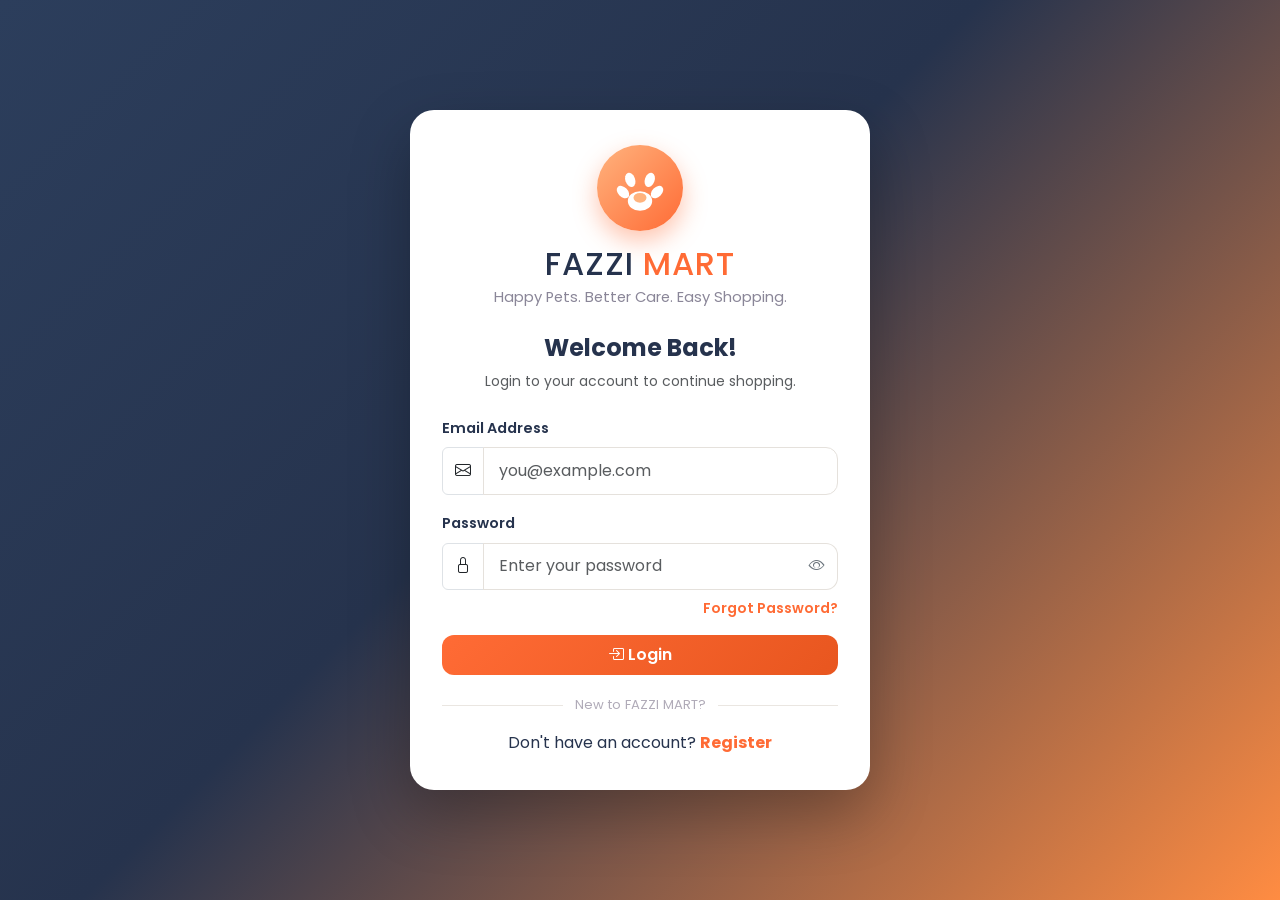
<file: frontend/index.html>
<!DOCTYPE html>
<html lang="en">
<head>
    <meta charset="UTF-8">
    <meta name="viewport" content="width=device-width, initial-scale=1.0">
    <title>Login | FAZZI MART</title>
    <link href="https://cdn.jsdelivr.net/npm/bootstrap@5.3.3/dist/css/bootstrap.min.css" rel="stylesheet">
    <link rel="stylesheet" href="https://cdn.jsdelivr.net/npm/bootstrap-icons@1.11.3/font/bootstrap-icons.min.css">
    <link href="https://fonts.googleapis.com/css2?family=Poppins:wght@400;500;600;700;800&display=swap" rel="stylesheet">
    <link rel="stylesheet" href="css/style.css">
</head>
<body class="auth-body">
    <div class="auth-card">
        <div class="text-center">
            <div class="auth-logo">
                <svg width="52" height="52" viewBox="0 0 64 64" aria-hidden="true">
                    <ellipse cx="20" cy="22" rx="6" ry="9" transform="rotate(-20 20 22)" fill="#fff"/>
                    <ellipse cx="44" cy="22" rx="6" ry="9" transform="rotate(20 44 22)" fill="#fff"/>
                    <ellipse cx="11" cy="37" rx="6" ry="9" transform="rotate(-45 11 37)" fill="#fff"/>
                    <ellipse cx="53" cy="37" rx="6" ry="9" transform="rotate(45 53 37)" fill="#fff"/>
                    <ellipse cx="32" cy="48" rx="15" ry="12" fill="#fff"/>
                    <ellipse cx="32" cy="44" rx="8" ry="6" fill="#ffb37e"/>
                </svg>
            </div>
            <div class="auth-brand">
                <h1>FAZZI <span>MART</span></h1>
                <p class="auth-tagline">Happy Pets. Better Care. Easy Shopping.</p>
            </div>
        </div>

        <h2 class="text-center fw-bold fs-4">Welcome Back!</h2>
        <p class="text-center text-muted small mb-4">Login to your account to continue shopping.</p>

        <div class="error-box" id="loginError"></div>

        <form id="loginForm" novalidate>
            <div class="mb-3">
                <label for="email" class="form-label">Email Address</label>
                <div class="input-group">
                    <span class="input-group-text bg-white"><i class="bi bi-envelope"></i></span>
                    <input type="email" class="form-control" id="email" placeholder="you@example.com" autocomplete="email">
                </div>
                <div class="invalid-feedback" id="emailError"></div>
            </div>

            <div class="mb-2">
                <label for="password" class="form-label">Password</label>
                <div class="input-group">
                    <span class="input-group-text bg-white"><i class="bi bi-lock"></i></span>
                    <input type="password" class="form-control" id="password" placeholder="Enter your password" autocomplete="current-password">
                    <button class="btn btn-ghost" type="button" id="togglePassword" tabindex="-1" aria-label="Show or hide password">
                        <i class="bi bi-eye"></i>
                    </button>
                </div>
                <div class="invalid-feedback" id="passwordError"></div>
            </div>

            <div class="d-flex justify-content-end mb-3">
                <a href="#" class="small text-fm fw-semibold" id="forgotPasswordLink">Forgot Password?</a>
            </div>

            <button type="submit" class="btn btn-fm w-100 py-2 mb-3" id="loginBtn">
                <i class="bi bi-box-arrow-in-right"></i> Login
            </button>
        </form>

        <div class="auth-divider mt-1 mb-3">New to FAZZI MART?</div>

        <p class="text-center mb-0">
            Don't have an account?
            <a href="register.html" class="text-fm fw-bold">Register</a>
        </p>
    </div>

    <!-- Forgot Password Modal -->
    <div class="modal fade" id="forgotModal" tabindex="-1" aria-hidden="true">
        <div class="modal-dialog modal-dialog-centered">
            <div class="modal-content" style="border-radius:18px;">
                <div class="modal-body text-center p-4">
                    <div class="empty-icon mb-2">🔑</div>
                    <h5 class="fw-bold">Password Reset</h5>
                    <p class="text-muted small mb-3">
                        For this capstone demo, password reset is not yet implemented.
                        Please contact the administrator at <strong>support@fazzimart.com</strong> to reset your password.
                    </p>
                    <button type="button" class="btn btn-fm px-4" data-bs-dismiss="modal">Got it</button>
                </div>
            </div>
        </div>
    </div>

    <script src="https://cdn.jsdelivr.net/npm/bootstrap@5.3.3/dist/js/bootstrap.bundle.min.js"></script>
    <script src="js/common.js"></script>
    <script src="js/login.js"></script>
</body>
</html>
</file>
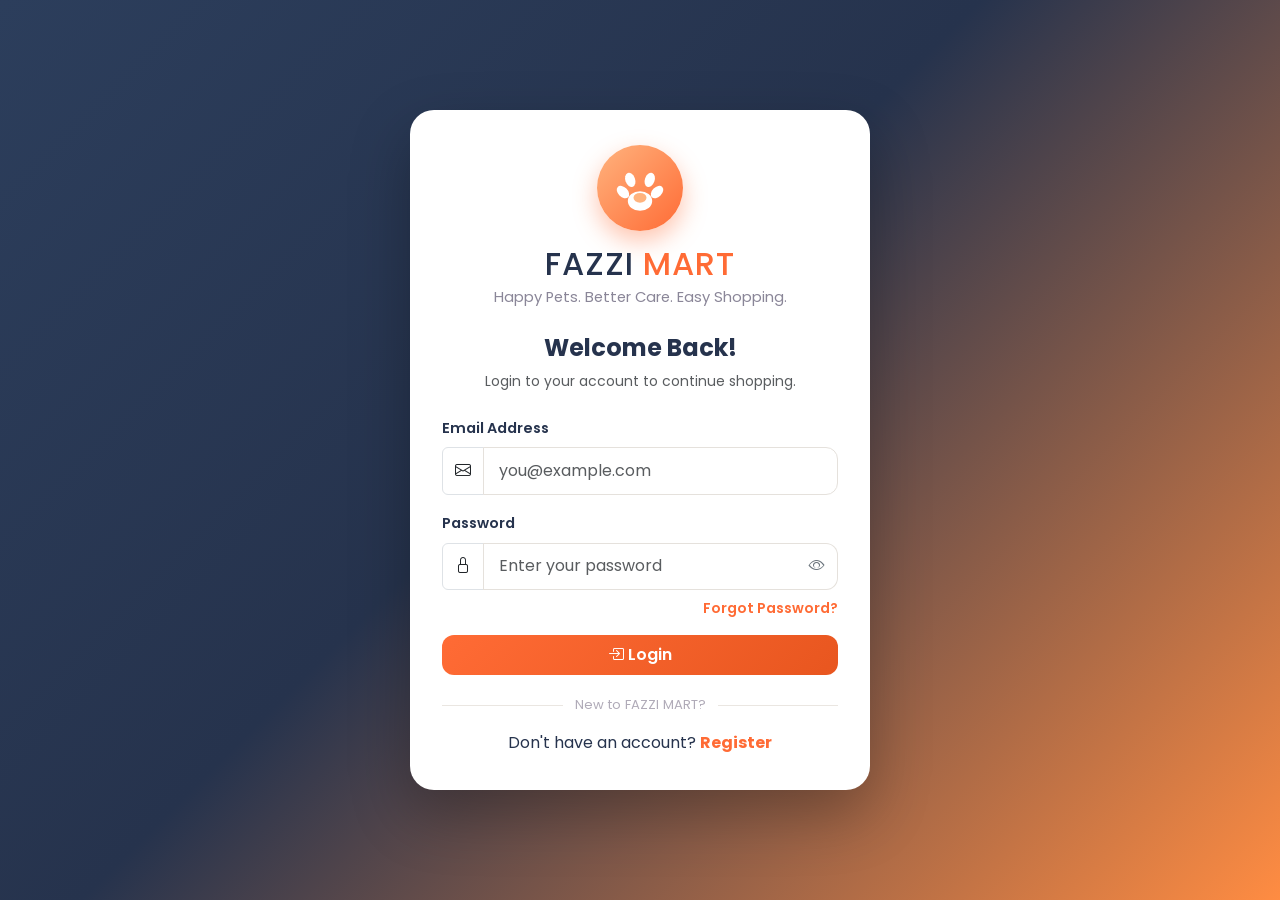
<file: frontend/account.html>
<!DOCTYPE html>
<html lang="en">
<head>
    <meta charset="UTF-8">
    <meta name="viewport" content="width=device-width, initial-scale=1.0">
    <title>My Account | FAZZI MART</title>
    <link href="https://cdn.jsdelivr.net/npm/bootstrap@5.3.3/dist/css/bootstrap.min.css" rel="stylesheet">
    <link rel="stylesheet" href="https://cdn.jsdelivr.net/npm/bootstrap-icons@1.11.3/font/bootstrap-icons.min.css">
    <link href="https://fonts.googleapis.com/css2?family=Poppins:wght@400;500;600;700;800&display=swap" rel="stylesheet">
    <link rel="stylesheet" href="css/style.css">
</head>
<body>
    <div id="navbar"></div>

    <main>
        <div class="container py-4">
            <h1 class="section-title mb-4">My Account <i class="bi bi-person-circle text-fm"></i></h1>

            <div class="row g-4">
                <div class="col-lg-4">
                    <div id="profileCard">
                        <div class="spinner-wrap">Loading profile...</div>
                    </div>
                </div>
                <div class="col-lg-8">
                    <div class="d-flex flex-wrap align-items-center justify-content-between mb-3">
                        <h4 class="fw-bold mb-0">Order History</h4>
                        <a href="products.html" class="btn btn-outline-fm btn-sm">
                            <i class="bi bi-plus-circle"></i> New Order</a>
                    </div>
                    <div id="orderHistory">
                        <div class="spinner-wrap">Loading orders...</div>
                    </div>
                </div>
            </div>
        </div>
    </main>

    <div id="pageFooter"></div>

    <script src="https://cdn.jsdelivr.net/npm/bootstrap@5.3.3/dist/js/bootstrap.bundle.min.js"></script>
    <script src="js/common.js"></script>
    <script src="js/account.js"></script>
</body>
</html>
</file>
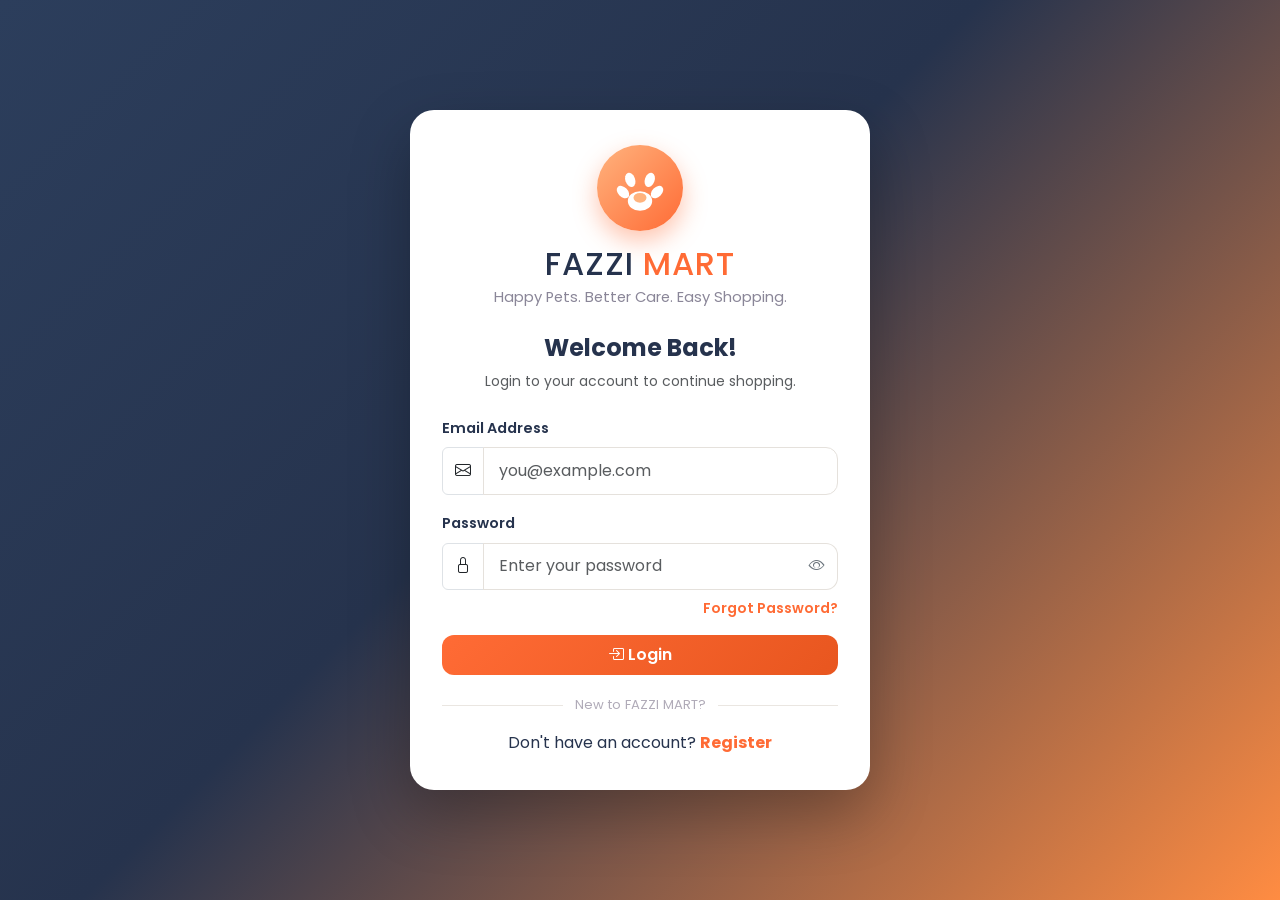
<file: frontend/cart.html>
<!DOCTYPE html>
<html lang="en">
<head>
    <meta charset="UTF-8">
    <meta name="viewport" content="width=device-width, initial-scale=1.0">
    <title>Shopping Cart | FAZZI MART</title>
    <link href="https://cdn.jsdelivr.net/npm/bootstrap@5.3.3/dist/css/bootstrap.min.css" rel="stylesheet">
    <link rel="stylesheet" href="https://cdn.jsdelivr.net/npm/bootstrap-icons@1.11.3/font/bootstrap-icons.min.css">
    <link href="https://fonts.googleapis.com/css2?family=Poppins:wght@400;500;600;700;800&display=swap" rel="stylesheet">
    <link rel="stylesheet" href="css/style.css">
</head>
<body>
    <div id="navbar"></div>

    <main>
        <div class="container py-4">
            <h1 class="section-title mb-4">Shopping Cart <i class="bi bi-cart3 text-fm"></i></h1>
            <div class="row g-4">
                <div class="col-lg-8">
                    <div id="cartItems">
                        <div class="spinner-wrap">Loading your cart...</div>
                    </div>
                </div>
                <div class="col-lg-4">
                    <div class="summary-card p-4" id="cartSummary"></div>
                </div>
            </div>
        </div>
    </main>

    <div id="pageFooter"></div>

    <script src="https://cdn.jsdelivr.net/npm/bootstrap@5.3.3/dist/js/bootstrap.bundle.min.js"></script>
    <script src="js/common.js"></script>
    <script src="js/cart.js"></script>
</body>
</html>
</file>
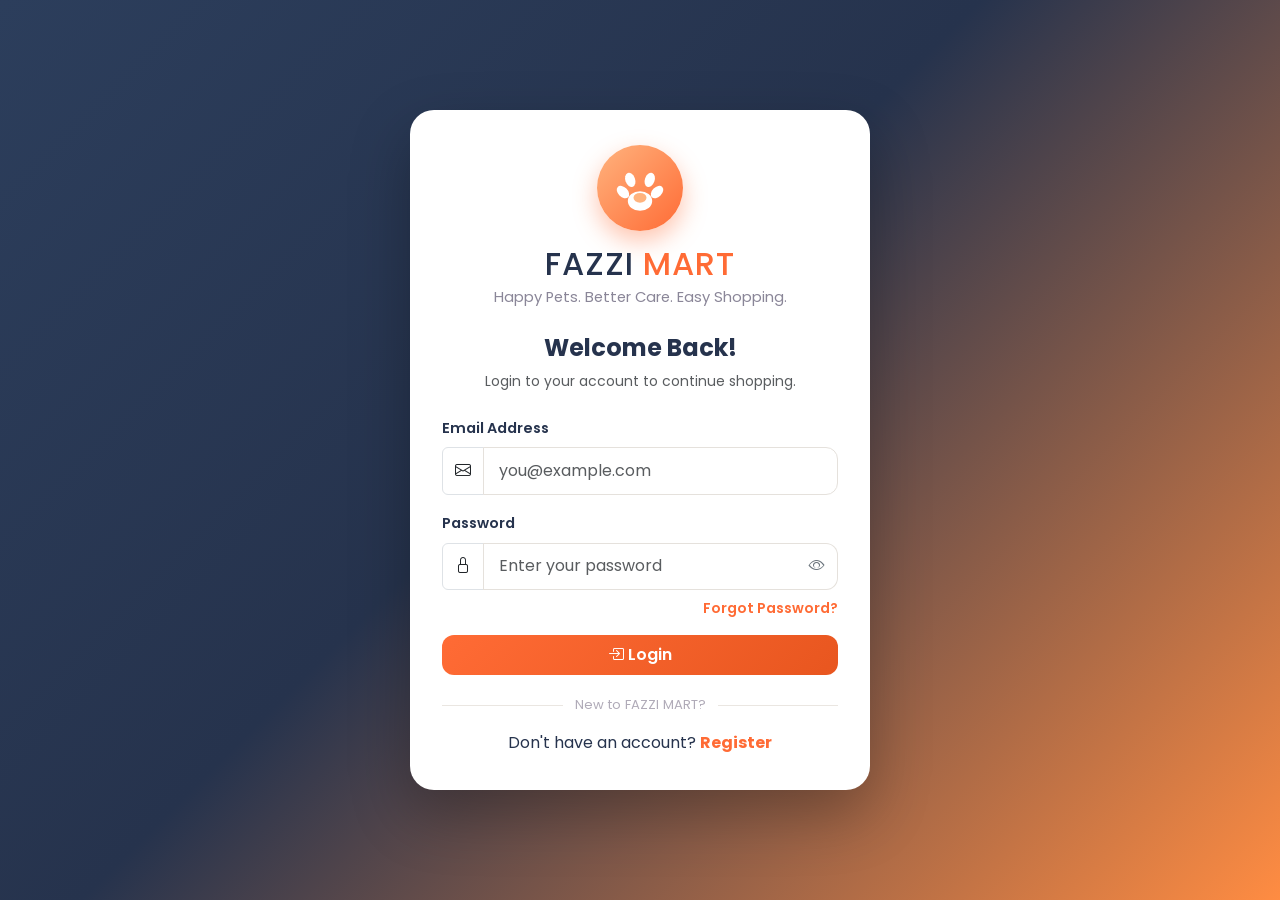
<file: frontend/checkout.html>
<!DOCTYPE html>
<html lang="en">
<head>
    <meta charset="UTF-8">
    <meta name="viewport" content="width=device-width, initial-scale=1.0">
    <title>Checkout | FAZZI MART</title>
    <link href="https://cdn.jsdelivr.net/npm/bootstrap@5.3.3/dist/css/bootstrap.min.css" rel="stylesheet">
    <link rel="stylesheet" href="https://cdn.jsdelivr.net/npm/bootstrap-icons@1.11.3/font/bootstrap-icons.min.css">
    <link href="https://fonts.googleapis.com/css2?family=Poppins:wght@400;500;600;700;800&display=swap" rel="stylesheet">
    <link rel="stylesheet" href="css/style.css">
</head>
<body>
    <div id="navbar"></div>

    <main>
        <div class="container py-4">
            <h1 class="section-title mb-4">Checkout <i class="bi bi-cart-check text-fm"></i></h1>

            <div class="row g-4">
                <!-- Customer & delivery details -->
                <div class="col-lg-7">
                    <form id="checkoutForm" novalidate>
                        <div class="form-section mb-4">
                            <h5 class="fw-bold mb-3"><i class="bi bi-person me-2 text-fm"></i>Customer Details</h5>
                            <div class="row g-3">
                                <div class="col-md-6">
                                    <label for="customerName" class="form-label">Full Name</label>
                                    <input type="text" class="form-control" id="customerName" placeholder="Juan Dela Cruz">
                                    <div class="invalid-feedback" id="customerNameError"></div>
                                </div>
                                <div class="col-md-6">
                                    <label for="phone" class="form-label">Phone Number</label>
                                    <input type="tel" class="form-control" id="phone" placeholder="0917 123 4567">
                                    <div class="invalid-feedback" id="phoneError"></div>
                                </div>
                            </div>
                        </div>

                        <div class="form-section mb-4">
                            <h5 class="fw-bold mb-3"><i class="bi bi-geo-alt me-2 text-fm"></i>Delivery Address</h5>
                            <div class="row g-3">
                                <div class="col-12">
                                    <label for="address" class="form-label">Street Address</label>
                                    <input type="text" class="form-control" id="address" placeholder="123 Pet Street, Barangay">
                                    <div class="invalid-feedback" id="addressError"></div>
                                </div>
                                <div class="col-md-6">
                                    <label for="city" class="form-label">City</label>
                                    <input type="text" class="form-control" id="city" placeholder="Manila">
                                    <div class="invalid-feedback" id="cityError"></div>
                                </div>
                                <div class="col-md-6">
                                    <label for="postalCode" class="form-label">Postal Code</label>
                                    <input type="text" class="form-control" id="postalCode" placeholder="1000">
                                    <div class="invalid-feedback" id="postalCodeError"></div>
                                </div>
                            </div>
                        </div>
                    </form>
                </div>

                <!-- Order summary -->
                <div class="col-lg-5">
                    <div class="summary-card p-4">
                        <h5 class="fw-bold mb-3">Your Order</h5>
                        <div id="orderSummaryItems">
                            <div class="spinner-wrap">Loading cart...</div>
                        </div>
                        <hr>
                        <div class="summary-row"><span>Subtotal</span><span id="summarySubtotal">PHP 0.00</span></div>
                        <div class="summary-row"><span>Shipping</span><span class="text-success">FREE</span></div>
                        <div class="summary-row total"><span>Total</span><span id="summaryTotal">PHP 0.00</span></div>
                        <button class="btn btn-fm w-100 py-2 mt-3" id="placeOrderBtn">
                            <i class="bi bi-check-circle"></i> Place Order
                        </button>
                        <a href="cart.html" class="btn btn-outline-fm w-100 mt-2">
                            <i class="bi bi-arrow-left"></i> Back to Cart
                        </a>
                    </div>
                </div>
            </div>
        </div>
    </main>

    <!-- Order success modal -->
    <div class="modal fade" id="orderSuccessModal" data-bs-backdrop="static" tabindex="-1" aria-hidden="true">
        <div class="modal-dialog modal-dialog-centered">
            <div class="modal-content text-center p-4" style="border-radius:20px;">
                <div class="empty-icon mb-2">🎉</div>
                <h4 class="fw-bold text-success">Order Placed Successfully!</h4>
                <p class="text-muted">Thank you for shopping with FAZZI MART.</p>
                <div class="bg-light rounded-3 p-3 mb-3">
                    <div class="small text-muted">Your Order ID</div>
                    <div class="fs-3 fw-bold text-fm" id="orderIdDisplay">#0000</div>
                </div>
                <p class="small text-muted mb-4" id="orderTotalDisplay"></p>
                <div class="d-flex gap-2 justify-content-center">
                    <a href="products.html" class="btn btn-outline-fm px-3">Continue Shopping</a>
                    <a href="account.html" class="btn btn-fm px-3">My Orders</a>
                </div>
            </div>
        </div>
    </div>

    <div id="pageFooter"></div>

    <script src="https://cdn.jsdelivr.net/npm/bootstrap@5.3.3/dist/js/bootstrap.bundle.min.js"></script>
    <script src="js/common.js"></script>
    <script src="js/checkout.js"></script>
</body>
</html>
</file>
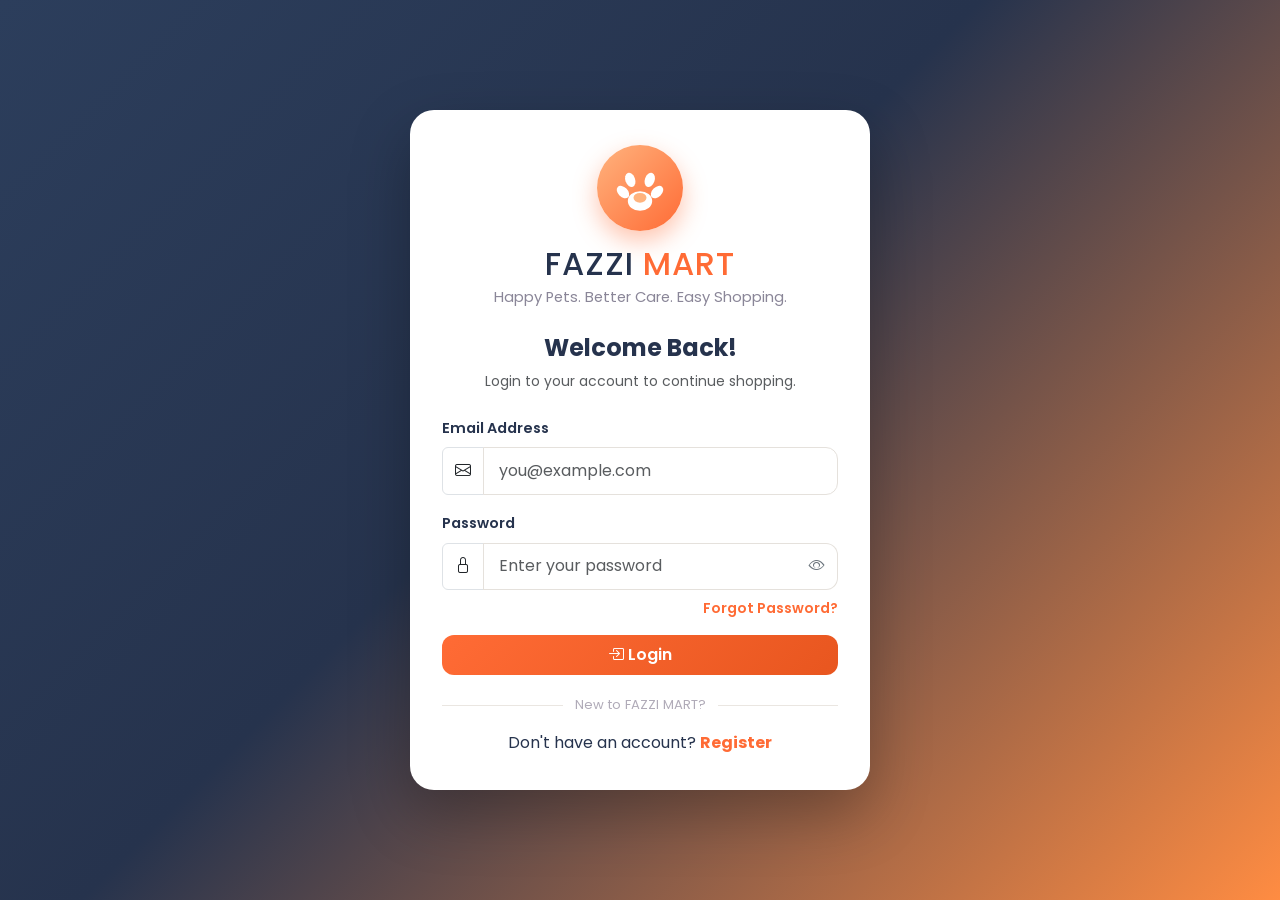
<file: frontend/home.html>
<!DOCTYPE html>
<html lang="en">
<head>
    <meta charset="UTF-8">
    <meta name="viewport" content="width=device-width, initial-scale=1.0">
    <title>Home | FAZZI MART</title>
    <link href="https://cdn.jsdelivr.net/npm/bootstrap@5.3.3/dist/css/bootstrap.min.css" rel="stylesheet">
    <link rel="stylesheet" href="https://cdn.jsdelivr.net/npm/bootstrap-icons@1.11.3/font/bootstrap-icons.min.css">
    <link href="https://fonts.googleapis.com/css2?family=Poppins:wght@400;500;600;700;800&display=swap" rel="stylesheet">
    <link rel="stylesheet" href="css/style.css">
</head>
<body>
    <div id="navbar"></div>

    <main>
        <!-- Hero -->
        <section class="hero-section">
            <div class="container">
                <div class="row align-items-center g-4">
                    <div class="col-lg-6">
                        <h1 class="hero-title">Happy Pets.<br><span>Better Care.</span> Easy Shopping.</h1>
                        <p class="hero-sub mt-3">
                            Everything your furry friends need — food, grooming products, accessories and toys —
                            delivered right to your door with love. 🐾
                        </p>
                        <a href="products.html" class="btn btn-light btn-lg fw-bold px-4 mt-3">
                            <i class="bi bi-bag-heart"></i> Shop Now
                        </a>
                    </div>
                    <div class="col-lg-6 text-center">
                        <img src="images/hero-pet.svg" alt="Happy pet family" class="hero-img">
                    </div>
                </div>
            </div>
        </section>

        <!-- Feature strip -->
        <section class="feature-strip py-4">
            <div class="container">
                <div class="row g-3 text-center text-md-start">
                    <div class="col-md-4">
                        <div class="d-flex feature-item align-items-center justify-content-center justify-content-md-start">
                            <div class="feature-icon"><i class="bi bi-truck"></i></div>
                            <div>
                                <div class="fw-bold">Fast Delivery</div>
                                <small class="text-muted">Free shipping over PHP 500</small>
                            </div>
                        </div>
                    </div>
                    <div class="col-md-4">
                        <div class="d-flex feature-item align-items-center justify-content-center justify-content-md-start">
                            <div class="feature-icon"><i class="bi bi-shield-check"></i></div>
                            <div>
                                <div class="fw-bold">Quality Guaranteed</div>
                                <small class="text-muted">Trusted, vet-approved products</small>
                            </div>
                        </div>
                    </div>
                    <div class="col-md-4">
                        <div class="d-flex feature-item align-items-center justify-content-center justify-content-md-start">
                            <div class="feature-icon"><i class="bi bi-credit-card"></i></div>
                            <div>
                                <div class="fw-bold">Easy Payment</div>
                                <small class="text-muted">Secure checkout in 3 steps</small>
                            </div>
                        </div>
                    </div>
                </div>
            </div>
        </section>

        <!-- Shop by Category -->
        <section class="py-5" id="categories">
            <div class="container">
                <div class="text-center mb-4">
                    <h2 class="section-title">Shop by Category</h2>
                    <p class="section-subtitle">Find exactly what your pet needs</p>
                </div>
                <div class="row g-4">
                    <div class="col-6 col-md-3">
                        <a href="products.html?category=Pet%20Food" class="text-decoration-none">
                            <div class="card category-card">
                                <div class="cat-img cat-food">🍖</div>
                                <div class="card-body text-center">
                                    <h5 class="fw-bold mb-1">Pet Food</h5>
                                    <small class="text-muted">Dog, cat &amp; puppy food</small>
                                </div>
                            </div>
                        </a>
                    </div>
                    <div class="col-6 col-md-3">
                        <a href="products.html?category=Pet%20Products" class="text-decoration-none">
                            <div class="card category-card">
                                <div class="cat-img cat-products">🧴</div>
                                <div class="card-body text-center">
                                    <h5 class="fw-bold mb-1">Pet Products</h5>
                                    <small class="text-muted">Grooming &amp; care essentials</small>
                                </div>
                            </div>
                        </a>
                    </div>
                    <div class="col-6 col-md-3">
                        <a href="products.html?category=Pet%20Accessories" class="text-decoration-none">
                            <div class="card category-card">
                                <div class="cat-img cat-accessories">🛍️</div>
                                <div class="card-body text-center">
                                    <h5 class="fw-bold mb-1">Pet Accessories</h5>
                                    <small class="text-muted">Collars, bowls, beds &amp; more</small>
                                </div>
                            </div>
                        </a>
                    </div>
                    <div class="col-6 col-md-3">
                        <a href="products.html?category=Pet%20Toys" class="text-decoration-none">
                            <div class="card category-card">
                                <div class="cat-img cat-toys">🎾</div>
                                <div class="card-body text-center">
                                    <h5 class="fw-bold mb-1">Pet Toys</h5>
                                    <small class="text-muted">Fun and playful toys</small>
                                </div>
                            </div>
                        </a>
                    </div>
                </div>
            </div>
        </section>

        <!-- Featured Products -->
        <section class="py-5 bg-white">
            <div class="container">
                <div class="d-flex flex-wrap align-items-end justify-content-between mb-4">
                    <div>
                        <h2 class="section-title mb-1">Featured Products</h2>
                        <p class="text-muted mb-0">Top-rated picks loved by pets everywhere</p>
                    </div>
                    <a href="products.html" class="btn btn-outline-fm">View All <i class="bi bi-arrow-right"></i></a>
                </div>
                <div class="row g-3" id="featuredProducts">
                    <div class="spinner-wrap">Loading featured products...</div>
                </div>
            </div>
        </section>

        <!-- Promo banner -->
        <section class="py-5">
            <div class="container">
                <div class="p-4 p-md-5 rounded-4 text-white position-relative overflow-hidden"
                     style="background: linear-gradient(135deg, var(--fm-navy), var(--fm-teal));">
                    <div class="row align-items-center g-3">
                        <div class="col-md-8">
                            <h3 class="fw-bold">Join FAZZI MART Rewards 🎁</h3>
                            <p class="mb-0">Create an account today and enjoy member-exclusive deals, faster checkout and order tracking.</p>
                        </div>
                        <div class="col-md-4 text-center text-md-end">
                            <a href="register.html" class="btn btn-fm btn-lg px-4">Sign Up Free</a>
                        </div>
                    </div>
                </div>
            </div>
        </section>
    </main>

    <div id="pageFooter"></div>

    <script src="https://cdn.jsdelivr.net/npm/bootstrap@5.3.3/dist/js/bootstrap.bundle.min.js"></script>
    <script src="js/common.js"></script>
    <script src="js/home.js"></script>
</body>
</html>
</file>
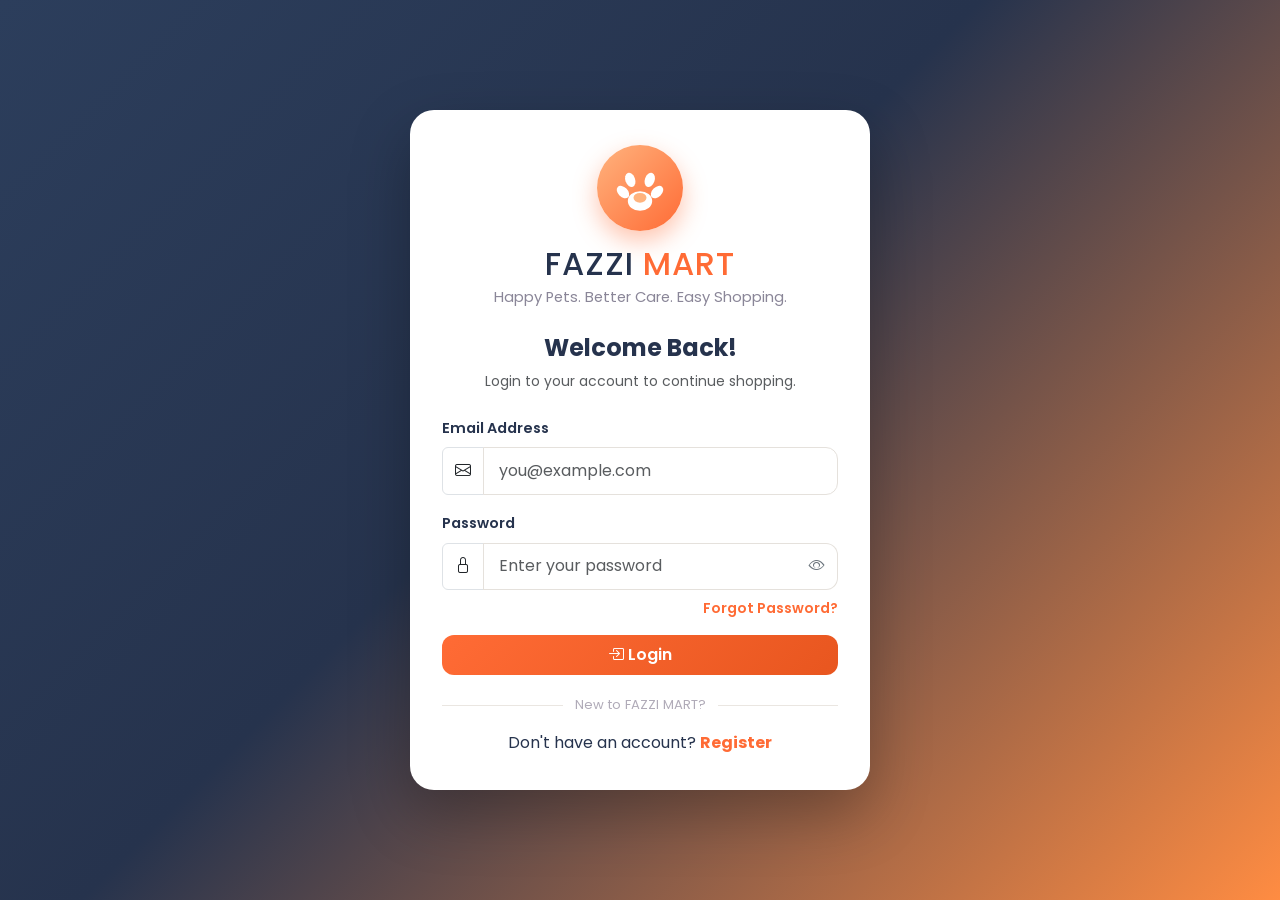
<file: frontend/product-details.html>
<!DOCTYPE html>
<html lang="en">
<head>
    <meta charset="UTF-8">
    <meta name="viewport" content="width=device-width, initial-scale=1.0">
    <title>Product Details | FAZZI MART</title>
    <link href="https://cdn.jsdelivr.net/npm/bootstrap@5.3.3/dist/css/bootstrap.min.css" rel="stylesheet">
    <link rel="stylesheet" href="https://cdn.jsdelivr.net/npm/bootstrap-icons@1.11.3/font/bootstrap-icons.min.css">
    <link href="https://fonts.googleapis.com/css2?family=Poppins:wght@400;500;600;700;800&display=swap" rel="stylesheet">
    <link rel="stylesheet" href="css/style.css">
</head>
<body>
    <div id="navbar"></div>

    <main>
        <div class="container py-4">
            <nav aria-label="breadcrumb">
                <ol class="breadcrumb" id="breadcrumbs">
                    <li class="breadcrumb-item"><a href="home.html" class="text-fm">Home</a></li>
                    <li class="breadcrumb-item"><a href="products.html" class="text-fm">Products</a></li>
                    <li class="breadcrumb-item active" id="crumbProduct">Details</li>
                </ol>
            </nav>

            <div id="productDetail">
                <div class="spinner-wrap">Loading product...</div>
            </div>
        </div>

        <!-- Related products -->
        <section class="pb-5">
            <div class="container">
                <h3 class="section-title mb-4">You May Also Like</h3>
                <div class="row g-3" id="relatedProducts"></div>
            </div>
        </section>
    </main>

    <div id="pageFooter"></div>

    <script src="https://cdn.jsdelivr.net/npm/bootstrap@5.3.3/dist/js/bootstrap.bundle.min.js"></script>
    <script src="js/common.js"></script>
    <script src="js/product-details.js"></script>
</body>
</html>
</file>
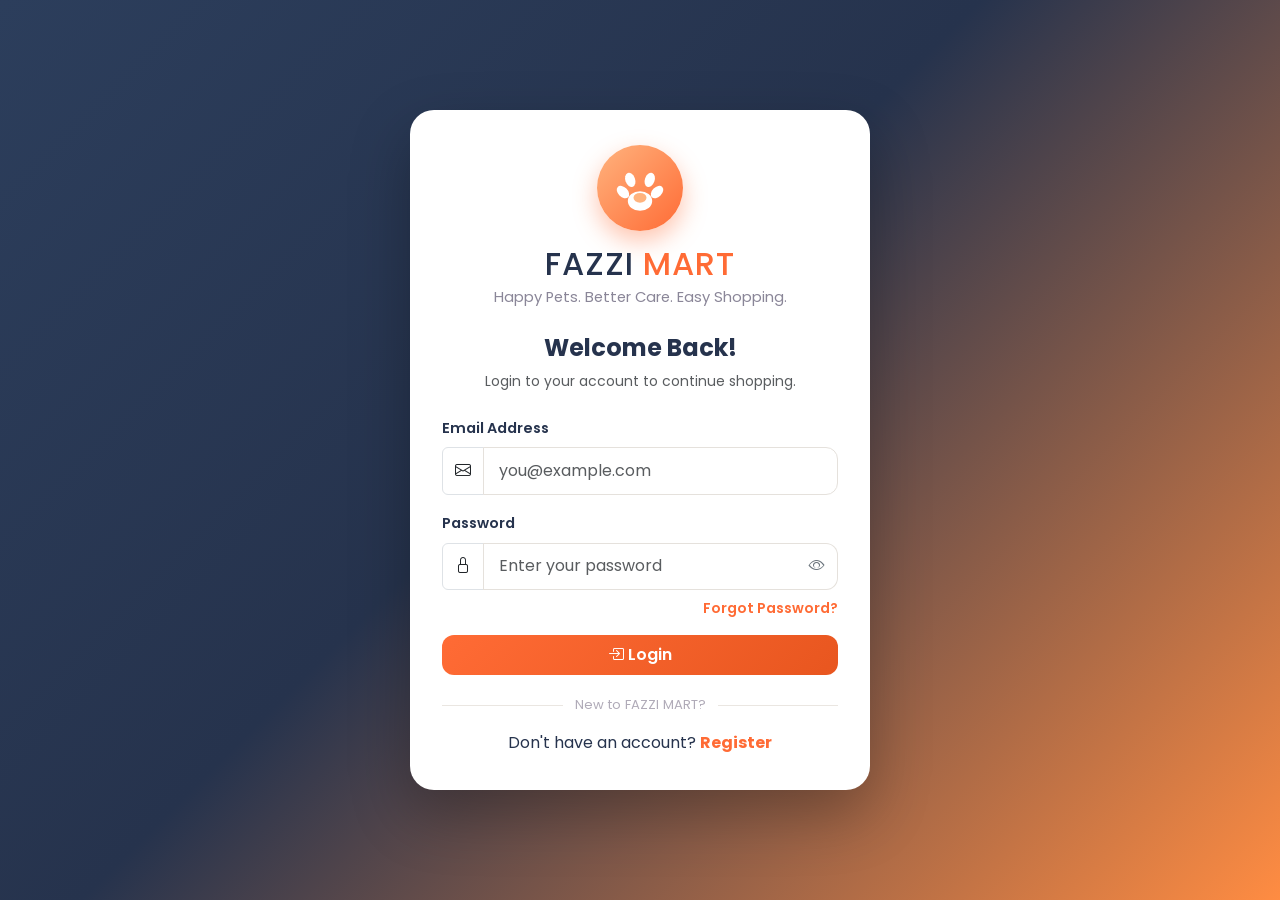
<file: frontend/products.html>
<!DOCTYPE html>
<html lang="en">
<head>
    <meta charset="UTF-8">
    <meta name="viewport" content="width=device-width, initial-scale=1.0">
    <title>Products | FAZZI MART</title>
    <link href="https://cdn.jsdelivr.net/npm/bootstrap@5.3.3/dist/css/bootstrap.min.css" rel="stylesheet">
    <link rel="stylesheet" href="https://cdn.jsdelivr.net/npm/bootstrap-icons@1.11.3/font/bootstrap-icons.min.css">
    <link href="https://fonts.googleapis.com/css2?family=Poppins:wght@400;500;600;700;800&display=swap" rel="stylesheet">
    <link rel="stylesheet" href="css/style.css">
</head>
<body>
    <div id="navbar"></div>

    <main>
        <!-- Page header -->
        <section class="py-4" style="background: linear-gradient(135deg, var(--fm-navy), #41527a);">
            <div class="container text-white">
                <h1 class="fw-bold mb-1">Pet Products</h1>
                <p class="mb-0 opacity-75">Search, filter and sort our complete pet shop collection.</p>
            </div>
        </section>

        <!-- Filters -->
        <section class="py-4 bg-white shadow-sm">
            <div class="container">
                <div class="row g-3 align-items-center">
                    <div class="col-lg-4">
                        <div class="input-group">
                            <span class="input-group-text bg-white"><i class="bi bi-search"></i></span>
                            <input type="search" class="form-control" id="searchInput" placeholder="Search products...">
                            <button class="btn btn-fm" type="button" id="searchBtn">
                                <i class="bi bi-search"></i><span class="d-none d-md-inline ms-1">Search</span>
                            </button>
                        </div>
                    </div>
                    <div class="col-lg-5">
                        <div class="d-flex flex-wrap gap-2" id="categoryPills"></div>
                    </div>
                    <div class="col-lg-3">
                        <select class="form-select" id="sortSelect">
                            <option value="default">Sort: Default</option>
                            <option value="price_asc">Price: Low to High</option>
                            <option value="price_desc">Price: High to Low</option>
                            <option value="name_asc">Name: A-Z</option>
                            <option value="rating_desc">Rating: High to Low</option>
                        </select>
                    </div>
                </div>
            </div>
        </section>

        <section class="py-4">
            <div class="container">
                <p class="text-muted small mb-3" id="resultsInfo"></p>
                <div class="row g-3" id="productGrid">
                    <div class="spinner-wrap">Loading products...</div>
                </div>
            </div>
        </section>
    </main>

    <div id="pageFooter"></div>

    <script src="https://cdn.jsdelivr.net/npm/bootstrap@5.3.3/dist/js/bootstrap.bundle.min.js"></script>
    <script src="js/common.js"></script>
    <script src="js/products.js"></script>
</body>
</html>
</file>
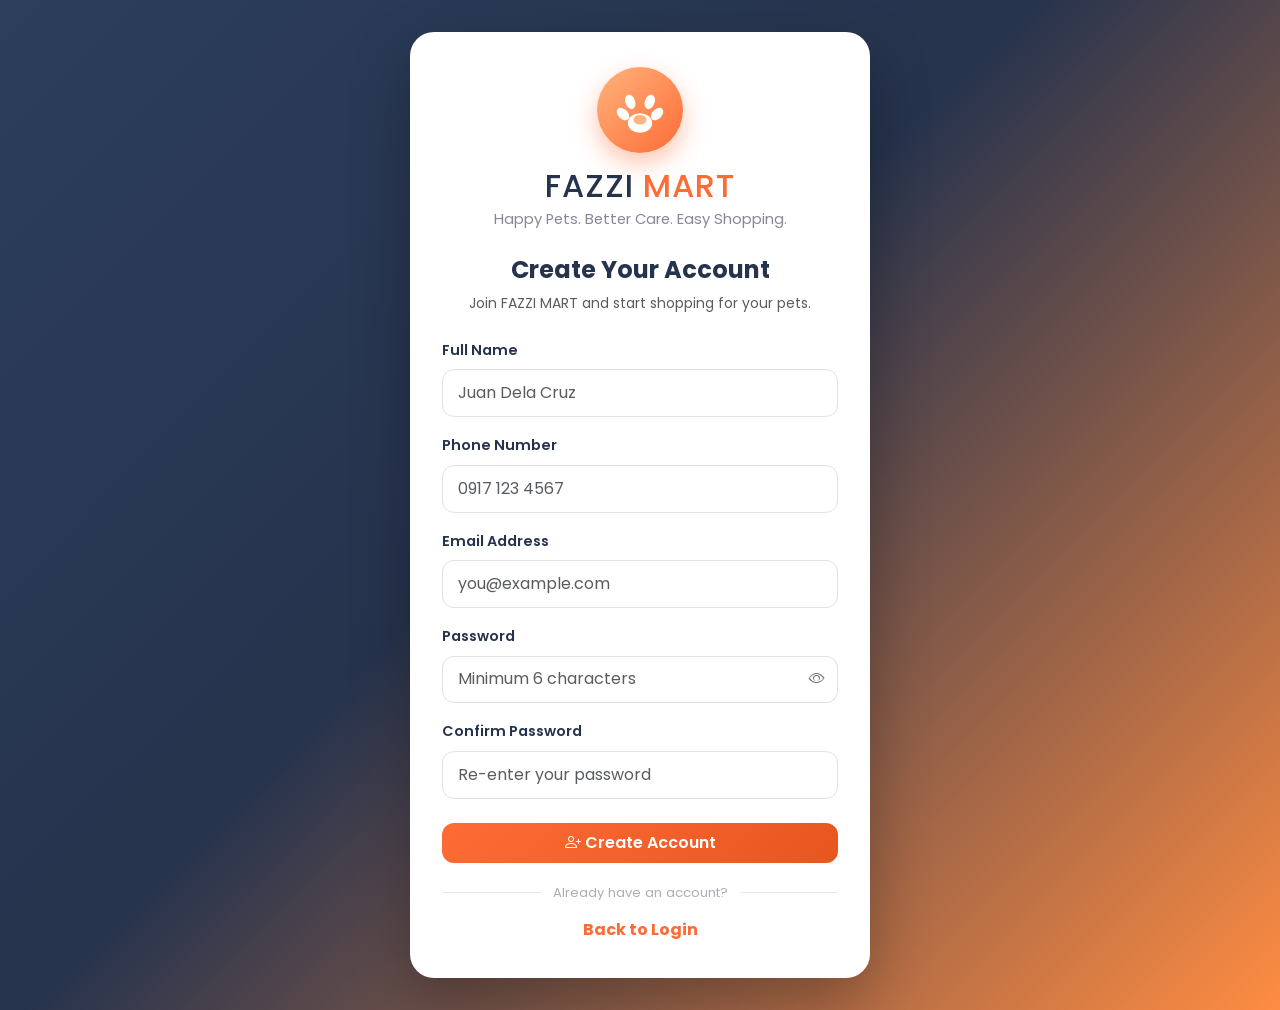
<file: frontend/register.html>
<!DOCTYPE html>
<html lang="en">
<head>
    <meta charset="UTF-8">
    <meta name="viewport" content="width=device-width, initial-scale=1.0">
    <title>Register | FAZZI MART</title>
    <link href="https://cdn.jsdelivr.net/npm/bootstrap@5.3.3/dist/css/bootstrap.min.css" rel="stylesheet">
    <link rel="stylesheet" href="https://cdn.jsdelivr.net/npm/bootstrap-icons@1.11.3/font/bootstrap-icons.min.css">
    <link href="https://fonts.googleapis.com/css2?family=Poppins:wght@400;500;600;700;800&display=swap" rel="stylesheet">
    <link rel="stylesheet" href="css/style.css">
</head>
<body class="auth-body">
    <div class="auth-card">
        <div class="text-center">
            <div class="auth-logo">
                <svg width="52" height="52" viewBox="0 0 64 64" aria-hidden="true">
                    <ellipse cx="20" cy="22" rx="6" ry="9" transform="rotate(-20 20 22)" fill="#fff"/>
                    <ellipse cx="44" cy="22" rx="6" ry="9" transform="rotate(20 44 22)" fill="#fff"/>
                    <ellipse cx="11" cy="37" rx="6" ry="9" transform="rotate(-45 11 37)" fill="#fff"/>
                    <ellipse cx="53" cy="37" rx="6" ry="9" transform="rotate(45 53 37)" fill="#fff"/>
                    <ellipse cx="32" cy="48" rx="15" ry="12" fill="#fff"/>
                    <ellipse cx="32" cy="44" rx="8" ry="6" fill="#ffb37e"/>
                </svg>
            </div>
            <div class="auth-brand">
                <h1>FAZZI <span>MART</span></h1>
                <p class="auth-tagline">Happy Pets. Better Care. Easy Shopping.</p>
            </div>
        </div>

        <h2 class="text-center fw-bold fs-4">Create Your Account</h2>
        <p class="text-center text-muted small mb-4">Join FAZZI MART and start shopping for your pets.</p>

        <div class="error-box" id="registerError"></div>

        <form id="registerForm" novalidate>
            <div class="mb-3">
                <label for="name" class="form-label">Full Name</label>
                <input type="text" class="form-control" id="name" placeholder="Juan Dela Cruz" autocomplete="name">
                <div class="invalid-feedback" id="nameError"></div>
            </div>

            <div class="mb-3">
                <label for="phone" class="form-label">Phone Number</label>
                <input type="tel" class="form-control" id="phone" placeholder="0917 123 4567" autocomplete="tel">
                <div class="invalid-feedback" id="phoneError"></div>
            </div>

            <div class="mb-3">
                <label for="email" class="form-label">Email Address</label>
                <input type="email" class="form-control" id="email" placeholder="you@example.com" autocomplete="email">
                <div class="invalid-feedback" id="emailError"></div>
            </div>

            <div class="mb-3">
                <label for="password" class="form-label">Password</label>
                <div class="input-group">
                    <input type="password" class="form-control" id="password" placeholder="Minimum 6 characters" autocomplete="new-password">
                    <button class="btn btn-ghost" type="button" id="togglePassword" tabindex="-1" aria-label="Show or hide password">
                        <i class="bi bi-eye"></i>
                    </button>
                </div>
                <div class="invalid-feedback" id="passwordError"></div>
            </div>

            <div class="mb-4">
                <label for="confirmPassword" class="form-label">Confirm Password</label>
                <input type="password" class="form-control" id="confirmPassword" placeholder="Re-enter your password" autocomplete="new-password">
                <div class="invalid-feedback" id="confirmPasswordError"></div>
            </div>

            <button type="submit" class="btn btn-fm w-100 py-2 mb-3" id="registerBtn">
                <i class="bi bi-person-plus"></i> Create Account
            </button>
        </form>

        <div class="auth-divider mt-1 mb-3">Already have an account?</div>

        <p class="text-center mb-0">
            <a href="index.html" class="text-fm fw-bold">Back to Login</a>
        </p>
    </div>

    <script src="https://cdn.jsdelivr.net/npm/bootstrap@5.3.3/dist/js/bootstrap.bundle.min.js"></script>
    <script src="js/common.js"></script>
    <script src="js/register.js"></script>
</body>
</html>
</file>
<file: frontend/css/style.css>
/* ============================================================
   FAZZI MART - Global Stylesheet
   ============================================================ */

:root {
  --fm-primary: #ff6b35;
  --fm-primary-dark: #e8561f;
  --fm-accent: #ffb37e;
  --fm-navy: #26334d;
  --fm-cream: #fff7f0;
  --fm-green: #1e9e6a;
  --fm-red: #e74c3c;
  --fm-teal: #1bb8b1;
  --fm-radius: 16px;
  --fm-shadow: 0 8px 24px rgba(38, 51, 77, 0.10);
  --fm-shadow-hover: 0 14px 34px rgba(255, 107, 53, 0.22);
}

* {
  box-sizing: border-box;
}

html {
  scroll-behavior: smooth;
}

body {
  font-family: 'Poppins', 'Segoe UI', sans-serif;
  background-color: #fbfaf8;
  color: var(--fm-navy);
  min-height: 100vh;
  display: flex;
  flex-direction: column;
}

main {
  flex: 1 0 auto;
  padding-top: 76px; /* offset for fixed navbar */
}

a {
  text-decoration: none;
  transition: color .2s ease;
}

.text-fm {
  color: var(--fm-primary) !important;
}

.bg-fm {
  background-color: var(--fm-primary) !important;
}

/* ---------------- Buttons ---------------- */
.btn-fm {
  background: linear-gradient(135deg, var(--fm-primary), var(--fm-primary-dark));
  color: #fff;
  border: none;
  border-radius: 12px;
  font-weight: 600;
  padding: .55rem 1.1rem;
  transition: transform .2s ease, box-shadow .2s ease;
}

.btn-fm:hover,
.btn-fm:focus {
  color: #fff;
  transform: translateY(-2px);
  box-shadow: var(--fm-shadow-hover);
}

.btn-fm:disabled {
  background: #d9d3ce;
  transform: none;
  box-shadow: none;
}

.btn-outline-fm {
  border: 2px solid var(--fm-primary);
  color: var(--fm-primary);
  background: transparent;
  border-radius: 12px;
  font-weight: 600;
  transition: all .2s ease;
}

.btn-outline-fm:hover {
  background: var(--fm-primary);
  color: #fff;
  transform: translateY(-2px);
}

/* ---------------- Navbar ---------------- */
.fm-nav {
  background: linear-gradient(135deg, var(--fm-navy), #33415c);
  box-shadow: 0 4px 18px rgba(38, 51, 77, .25);
}

.fm-nav .navbar-brand {
  color: #fff;
  font-size: 1.35rem;
  letter-spacing: .5px;
}

.fm-nav .nav-link,
.fm-nav .dropdown-toggle {
  color: rgba(255, 255, 255, .88) !important;
  font-weight: 500;
  border-radius: 10px;
}

.fm-nav .nav-link:hover,
.fm-nav .nav-link.active {
  color: #fff !important;
  background: rgba(255, 255, 255, .14);
}

.nav-cart-badge {
  background: var(--fm-primary);
  color: #fff;
  font-size: .7rem;
  border-radius: 50px;
  padding: .15rem .5rem;
  margin-left: .25rem;
}

/* ---------------- Auth (Login / Register) ---------------- */
.auth-body {
  background: linear-gradient(135deg, #2c3e5c 0%, var(--fm-navy) 45%, #ff8c42 100%);
  justify-content: center;
  align-items: center;
  padding: 2rem 1rem;
}

.auth-card {
  width: 100%;
  max-width: 460px;
  background: #fff;
  border-radius: 24px;
  box-shadow: 0 24px 60px rgba(0, 0, 0, .28);
  padding: 2.2rem 2rem;
}

.auth-logo {
  display: inline-flex;
  align-items: center;
  justify-content: center;
  width: 86px;
  height: 86px;
  border-radius: 50%;
  background: linear-gradient(135deg, var(--fm-accent), var(--fm-primary));
  box-shadow: 0 10px 24px rgba(255, 107, 53, .4);
}

.auth-brand h1 {
  font-size: 2rem;
  letter-spacing: 1px;
  margin: .85rem 0 .2rem;
  color: var(--fm-navy);
}

.auth-brand h1 span {
  color: var(--fm-primary);
}

.auth-tagline {
  color: #8a8698;
  font-size: .92rem;
  margin-bottom: 1.6rem;
}

.form-control {
  border-radius: 12px;
  padding: .68rem .95rem;
  border-color: #e5e1dc;
}

.form-control:focus {
  border-color: var(--fm-primary);
  box-shadow: 0 0 0 .2rem rgba(255, 107, 53, .15);
}

.form-label {
  font-weight: 600;
  font-size: .9rem;
}

.input-group .btn-ghost {
  border: 1px solid #e5e1dc;
  border-left: 0;
  border-radius: 0 12px 12px 0;
  background: #fff;
  color: #6c757d;
}

.invalid-feedback,
.auth-error {
  font-size: .82rem;
}

.error-box {
  background: #fdecea;
  border: 1px solid #f5c6cb;
  color: var(--fm-red);
  border-radius: 12px;
  padding: .7rem .95rem;
  font-size: .88rem;
  display: none;
}

.error-box.show {
  display: block;
}

.info-box {
  background: #e8f6ff;
  border: 1px solid #b3dcff;
  color: #1c6fb0;
  border-radius: 12px;
  padding: .7rem .95rem;
  font-size: .88rem;
  display: none;
}

.info-box.show {
  display: block;
}

.auth-divider {
  display: flex;
  align-items: center;
  color: #b0abb8;
  font-size: .82rem;
  gap: .75rem;
}

.auth-divider::before,
.auth-divider::after {
  content: "";
  flex: 1;
  height: 1px;
  background: #eae6e1;
}

/* ---------------- Hero ---------------- */
.hero-section {
  background: linear-gradient(135deg, #ff9a4d 0%, var(--fm-primary) 55%, #f2572f 100%);
  color: #fff;
  padding: 4.5rem 0 5.5rem;
  position: relative;
  overflow: hidden;
  margin-top: -76px;
  padding-top: calc(76px + 4.5rem);
}

.hero-section::before,
.hero-section::after {
  content: "";
  position: absolute;
  border-radius: 50%;
  background: rgba(255, 255, 255, .12);
}

.hero-section::before {
  width: 340px;
  height: 340px;
  top: -120px;
  right: -90px;
}

.hero-section::after {
  width: 220px;
  height: 220px;
  bottom: -90px;
  left: -60px;
}

.hero-title {
  font-weight: 800;
  font-size: clamp(2rem, 5vw, 3.3rem);
  line-height: 1.16;
}

.hero-title span {
  color: #ffe3cb;
}

.hero-sub {
  font-size: 1.05rem;
  opacity: .95;
  max-width: 480px;
}

.hero-img {
  max-width: 420px;
  width: 100%;
  filter: drop-shadow(0 18px 30px rgba(0, 0, 0, .22));
}

.feature-strip {
  background: #fff;
  border-bottom: 1px solid #f0ece7;
}

.feature-item {
  gap: .8rem;
}

.feature-icon {
  width: 46px;
  height: 46px;
  border-radius: 14px;
  display: flex;
  align-items: center;
  justify-content: center;
  font-size: 1.3rem;
  background: var(--fm-cream);
}

/* ---------------- Section headings ---------------- */
.section-title {
  font-weight: 700;
  font-size: 1.7rem;
  color: var(--fm-navy);
}

.section-subtitle {
  color: #8a8698;
  max-width: 560px;
  margin: 0 auto;
}

/* ---------------- Category cards ---------------- */
.category-card {
  border: none;
  border-radius: var(--fm-radius);
  overflow: hidden;
  background: #fff;
  box-shadow: var(--fm-shadow);
  transition: transform .25s ease, box-shadow .25s ease;
  height: 100%;
}

.category-card:hover {
  transform: translateY(-8px);
  box-shadow: var(--fm-shadow-hover);
}

.category-card .cat-img {
  height: 150px;
  object-fit: cover;
  display: flex;
  align-items: center;
  justify-content: center;
  font-size: 4.2rem;
}

.cat-food { background: linear-gradient(135deg, #ff9966, #ff5e62); }
.cat-products { background: linear-gradient(135deg, #36d1dc, #5b86e5); }
.cat-accessories { background: linear-gradient(135deg, #a18cd1, #fbc2eb); }
.cat-toys { background: linear-gradient(135deg, #11998e, #38ef7d); }

/* ---------------- Product cards ---------------- */
.product-card {
  border: 1px solid #f0ece6;
  border-radius: var(--fm-radius);
  overflow: hidden;
  background: #fff;
  transition: transform .25s ease, box-shadow .25s ease;
  position: relative;
}

.product-card:hover {
  transform: translateY(-8px);
  box-shadow: 0 16px 34px rgba(38, 51, 77, .14);
}

.product-img-link {
  display: block;
  height: 210px;
  overflow: hidden;
  background: var(--fm-cream);
}

.product-img {
  width: 100%;
  height: 100%;
  object-fit: cover;
  transition: transform .4s ease;
}

.product-card:hover .product-img {
  transform: scale(1.07);
}

.category-badge {
  position: absolute;
  top: 12px;
  left: 12px;
  background: rgba(38, 51, 77, .85);
  color: #fff;
  font-size: .72rem;
  font-weight: 600;
  padding: .3rem .7rem;
  border-radius: 50px;
}

.product-card .card-title {
  font-size: 1rem;
  font-weight: 600;
  color: var(--fm-navy);
  margin-bottom: .3rem;
}

.price {
  font-size: 1.15rem;
  font-weight: 700;
  color: var(--fm-primary);
}

.stock-text {
  font-size: .78rem;
}

/* ---------------- Quantity stepper ---------------- */
.qty-stepper {
  display: inline-flex;
  align-items: center;
  border: 1px solid #e5e1dc;
  border-radius: 12px;
  overflow: hidden;
}

.qty-stepper button {
  border: none;
  background: transparent;
  width: 38px;
  height: 40px;
  font-weight: 700;
  color: var(--fm-primary);
  transition: background .2s ease;
}

.qty-stepper button:hover {
  background: var(--fm-cream);
}

.qty-stepper input {
  width: 52px;
  border: none;
  outline: none;
  text-align: center;
  font-weight: 600;
}

/* ---------------- Cart ---------------- */
.cart-item-card {
  border: 1px solid #f0ece6;
  border-radius: var(--fm-radius);
  background: #fff;
}

.cart-item-img {
  width: 96px;
  height: 96px;
  object-fit: cover;
  border-radius: 12px;
}

.summary-card {
  border: 1px solid #f0ece6;
  border-radius: var(--fm-radius);
  background: #fff;
  position: sticky;
  top: 96px;
}

/* ---------------- Checkout / summary rows ---------------- */
.summary-row {
  display: flex;
  justify-content: space-between;
  padding: .5rem 0;
  font-size: .92rem;
  color: #5f5a6b;
}

.summary-row.total {
  border-top: 2px dashed #e5e1dc;
  font-weight: 700;
  font-size: 1.08rem;
  color: var(--fm-navy);
  padding-top: .85rem;
}

.form-section {
  background: #fff;
  border: 1px solid #f0ece6;
  border-radius: var(--fm-radius);
  padding: 1.4rem;
}

/* ---------------- Orders (account page) ---------------- */
.order-card {
  border: 1px solid #f0ece6;
  border-radius: var(--fm-radius);
  background: #fff;
  overflow: hidden;
}

.order-head {
  background: var(--fm-cream);
  padding: .9rem 1.2rem;
  display: flex;
  flex-wrap: wrap;
  gap: 1rem;
  align-items: center;
  justify-content: space-between;
}

.order-id {
  font-weight: 700;
  color: var(--fm-navy);
}

.status-badge {
  background: #eef9f2;
  color: var(--fm-green);
  border-radius: 50px;
  font-size: .75rem;
  font-weight: 700;
  padding: .3rem .8rem;
}

/* ---------------- Profile card ---------------- */
.profile-card {
  background: linear-gradient(135deg, var(--fm-navy), #41527a);
  border-radius: var(--fm-radius);
  color: #fff;
  padding: 1.8rem;
}

.profile-avatar {
  width: 84px;
  height: 84px;
  border-radius: 50%;
  background: linear-gradient(135deg, var(--fm-accent), var(--fm-primary));
  display: flex;
  align-items: center;
  justify-content: center;
  font-size: 2.2rem;
  font-weight: 700;
}

/* ---------------- Footer ---------------- */
.footer {
  background: var(--fm-navy);
  color: rgba(255, 255, 255, .78);
  padding: 2.8rem 0 1rem;
  margin-top: 4rem;
}

.footer a {
  color: rgba(255, 255, 255, .78);
}

.footer a:hover {
  color: var(--fm-accent);
}

.footer h5,
.footer h6 {
  color: #fff;
}

.footer hr {
  border-color: rgba(255, 255, 255, .15);
}

/* ---------------- Toast ---------------- */
.fm-toast {
  position: fixed;
  top: 88px;
  right: 20px;
  z-index: 1080;
  background: var(--fm-navy);
  color: #fff;
  padding: .85rem 1.2rem;
  border-radius: 14px;
  box-shadow: 0 12px 30px rgba(0, 0, 0, .25);
  font-size: .9rem;
  max-width: 320px;
  opacity: 0;
  transform: translateY(-12px);
  transition: all .3s ease;
  pointer-events: none;
}

.fm-toast.show {
  opacity: 1;
  transform: translateY(0);
}

.fm-toast.success {
  border-left: 5px solid var(--fm-green);
}

.fm-toast.error {
  border-left: 5px solid var(--fm-red);
}

/* ---------------- Misc ---------------- */
.empty-state {
  text-align: center;
  padding: 3rem 1rem;
  color: #8a8698;
}

.empty-state .empty-icon {
  font-size: 3.5rem;
}

.spinner-wrap {
  padding: 4rem 0;
  text-align: center;
}

.product-detail-img {
  border-radius: var(--fm-radius);
  width: 100%;
  max-height: 460px;
  object-fit: cover;
}

.breadcrumb {
  font-size: .85rem;
}

/* ---------------- Responsive tweaks ---------------- */
@media (max-width: 991.98px) {
  main {
    padding-top: 68px;
  }

  .hero-section {
    margin-top: -68px;
    padding-top: calc(68px + 3rem);
    padding-bottom: 3rem;
    text-align: center;
  }

  .hero-sub {
    margin: 0 auto;
  }

  .summary-card {
    position: static;
  }
}

@media (max-width: 575.98px) {
  .auth-card {
    padding: 1.7rem 1.3rem;
  }

  .cart-item-img {
    width: 76px;
    height: 76px;
  }
}
</file>
